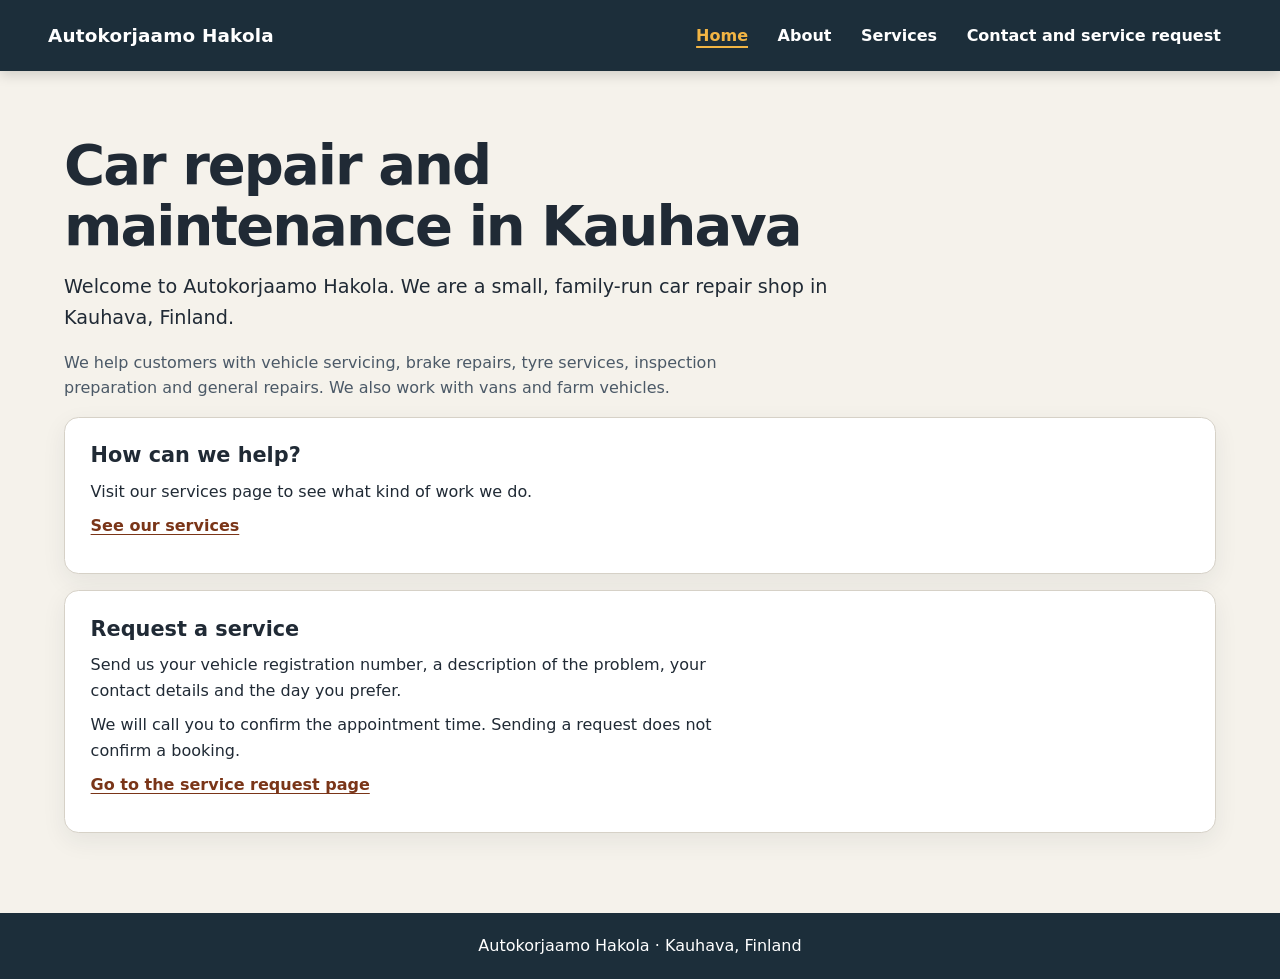
<file: index.html>
<!DOCTYPE html>
<html lang="en">
<head>
    <meta charset="UTF-8">
    <meta name="viewport" content="width=device-width, initial-scale=1.0">
    <link rel="stylesheet" href="style.css">
    <title>Autokorjaamo Hakola | Home</title>
</head>
<body>
    <header>
        <p><strong>Autokorjaamo Hakola</strong></p>
        <nav aria-label="Main navigation">
            <ul>
                <li><a href="index.html" aria-current="page">Home</a></li>
                <li><a href="about.html">About</a></li>
                <li><a href="listing.html">Services</a></li>
                <li><a href="contact.html">Contact and service request</a></li>
            </ul>
        </nav>
    </header>

    <main>
        <h1>Car repair and maintenance in Kauhava</h1>
        <p>Welcome to Autokorjaamo Hakola. We are a small, family-run car repair shop in Kauhava, Finland.</p>
        <p>We help customers with vehicle servicing, brake repairs, tyre services, inspection preparation and general repairs. We also work with vans and farm vehicles.</p>

        <section>
            <h2>How can we help?</h2>
            <p>Visit our services page to see what kind of work we do.</p>
            <p><a href="listing.html">See our services</a></p>
        </section>

        <section>
            <h2>Request a service</h2>
            <p>Send us your vehicle registration number, a description of the problem, your contact details and the day you prefer.</p>
            <p>We will call you to confirm the appointment time. Sending a request does not confirm a booking.</p>
            <p><a href="contact.html">Go to the service request page</a></p>
        </section>
    </main>

    <footer>
        <p>Autokorjaamo Hakola · Kauhava, Finland</p>
    </footer>
</body>
</html>
</file>
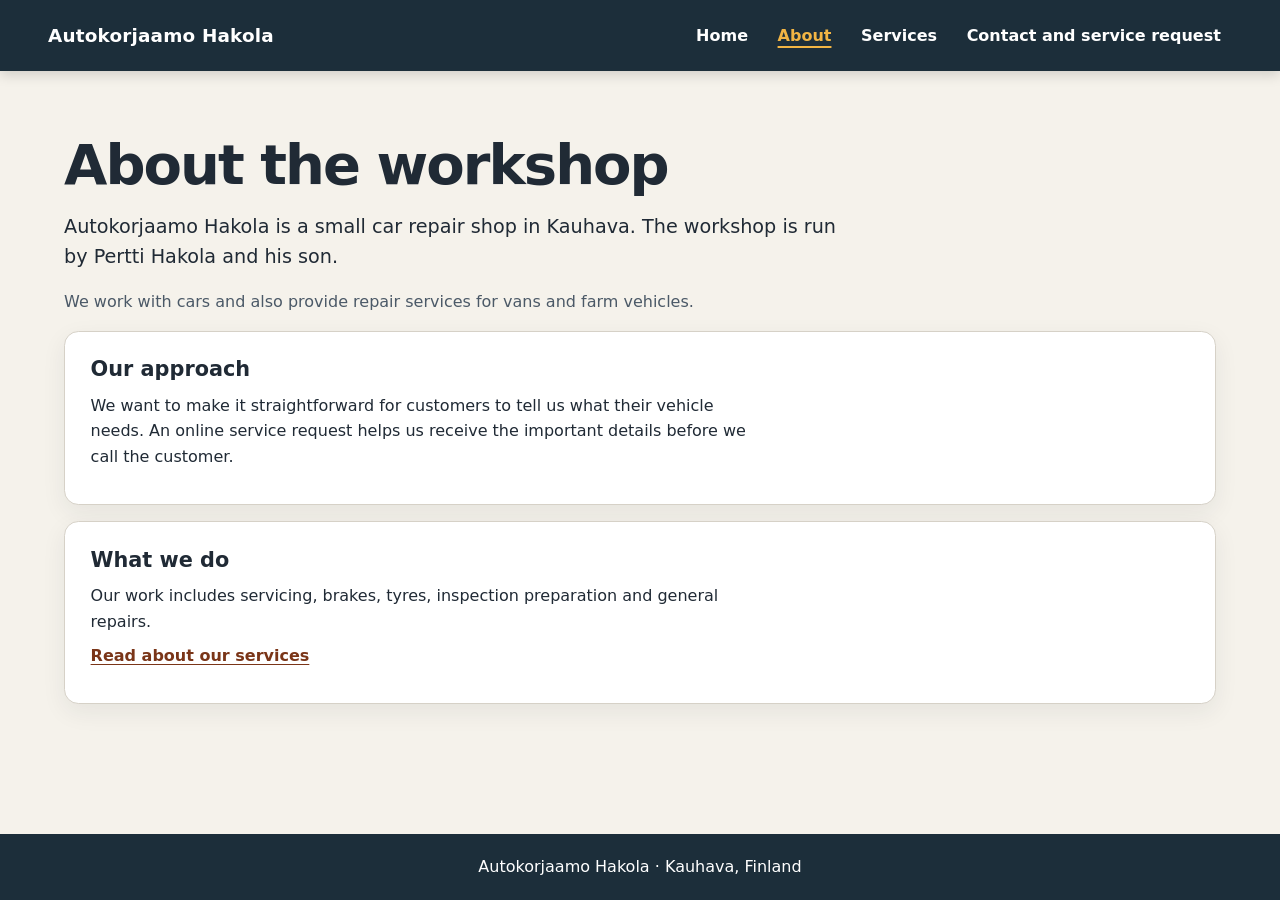
<file: about.html>
<!DOCTYPE html>
<html lang="en">
<head>
    <meta charset="UTF-8">
    <meta name="viewport" content="width=device-width, initial-scale=1.0">
    <link rel="stylesheet" href="style.css">
    <title>Autokorjaamo Hakola | About</title>
</head>
<body>
    <header>
        <p><strong>Autokorjaamo Hakola</strong></p>
        <nav aria-label="Main navigation">
            <ul>
                <li><a href="index.html">Home</a></li>
                <li><a href="about.html" aria-current="page">About</a></li>
                <li><a href="listing.html">Services</a></li>
                <li><a href="contact.html">Contact and service request</a></li>
            </ul>
        </nav>
    </header>

    <main>
        <h1>About the workshop</h1>
        <p>Autokorjaamo Hakola is a small car repair shop in Kauhava. The workshop is run by Pertti Hakola and his son.</p>
        <p>We work with cars and also provide repair services for vans and farm vehicles.</p>

        <section>
            <h2>Our approach</h2>
            <p>We want to make it straightforward for customers to tell us what their vehicle needs. An online service request helps us receive the important details before we call the customer.</p>
        </section>

        <section>
            <h2>What we do</h2>
            <p>Our work includes servicing, brakes, tyres, inspection preparation and general repairs.</p>
            <p><a href="listing.html">Read about our services</a></p>
        </section>
    </main>

    <footer>
        <p>Autokorjaamo Hakola · Kauhava, Finland</p>
    </footer>
</body>
</html>
</file>
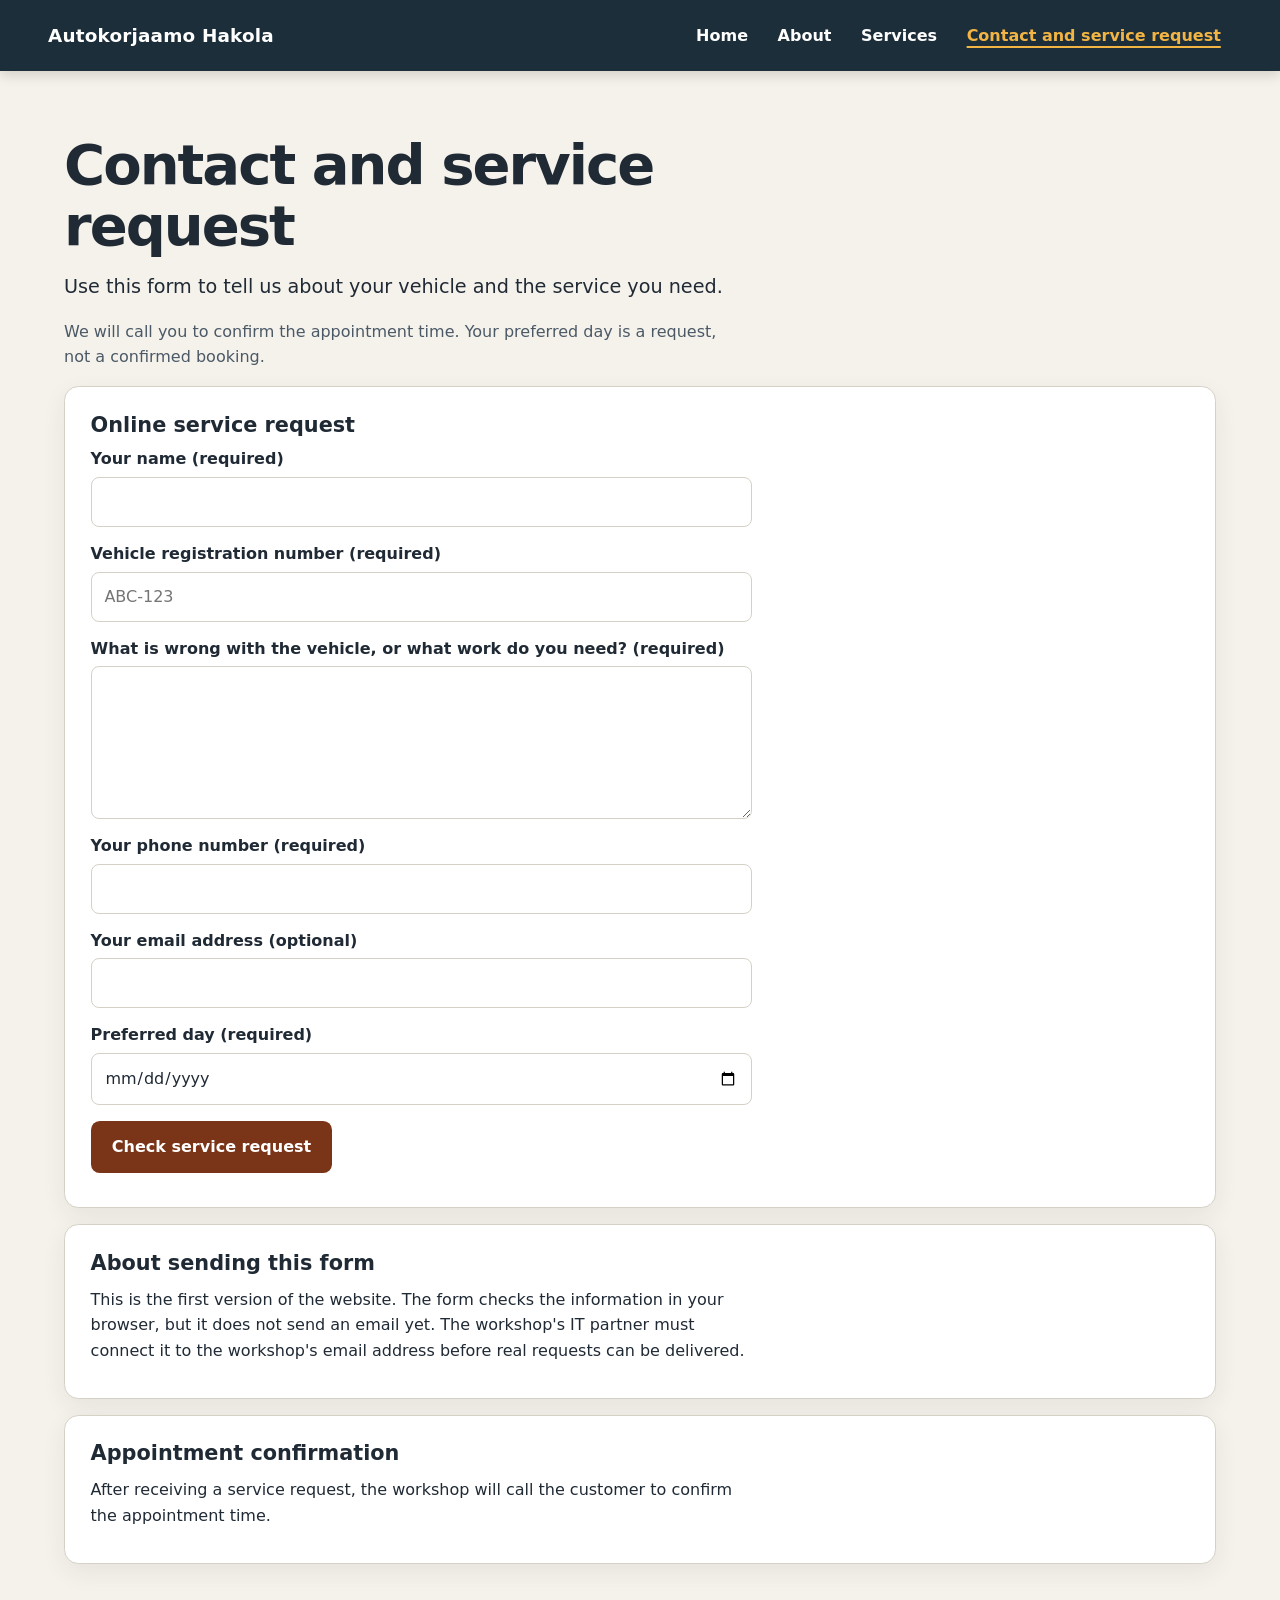
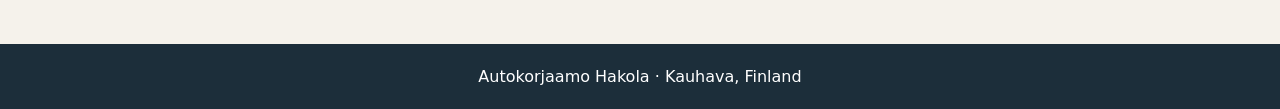
<file: contact.html>
<!DOCTYPE html>
<html lang="en">
<head>
    <meta charset="UTF-8">
    <meta name="viewport" content="width=device-width, initial-scale=1.0">
    <link rel="stylesheet" href="style.css">
    <title>Autokorjaamo Hakola | Contact and service request</title>
    <script src="script.js" defer></script>
</head>
<body>
    <header>
        <p><strong>Autokorjaamo Hakola</strong></p>
        <nav aria-label="Main navigation">
            <ul>
                <li><a href="index.html">Home</a></li>
                <li><a href="about.html">About</a></li>
                <li><a href="listing.html">Services</a></li>
                <li><a href="contact.html" aria-current="page">Contact and service request</a></li>
            </ul>
        </nav>
    </header>

    <main>
        <h1>Contact and service request</h1>
        <p>Use this form to tell us about your vehicle and the service you need.</p>
        <p>We will call you to confirm the appointment time. Your preferred day is a request, not a confirmed booking.</p>

        <section>
            <h2>Online service request</h2>
            <form id="service-request-form">
                <p>
                    <label for="customer-name">Your name (required)</label><br>
                    <input type="text" id="customer-name" name="customer-name" autocomplete="name" required>
                </p>

                <p>
                    <label for="registration">Vehicle registration number (required)</label><br>
                    <input
                        type="text"
                        id="registration"
                        name="registration"
                        placeholder="ABC-123"
                        pattern="[A-Za-z]{2,3}-?[0-9]{1,3}"
                        minlength="5"
                        maxlength="7"
                        title="Enter a registration number, for example ABC-123. Do not enter a phone number here."
                        required
                    >
                </p>

                <p>
                    <label for="problem">What is wrong with the vehicle, or what work do you need? (required)</label><br>
                    <textarea id="problem" name="problem" rows="5" cols="40" required></textarea>
                </p>

                <p>
                    <label for="phone">Your phone number (required)</label><br>
                    <input type="tel" id="phone" name="phone" autocomplete="tel" required>
                </p>

                <p>
                    <label for="email">Your email address (optional)</label><br>
                    <input type="email" id="email" name="email" autocomplete="email">
                </p>

                <p>
                    <label for="preferred-day">Preferred day (required)</label><br>
                    <input type="date" id="preferred-day" name="preferred-day" required>
                </p>

                <p>
                    <button type="submit">Check service request</button>
                </p>
            </form>
            <p id="form-status" role="status" aria-live="polite"></p>
        </section>

        <section>
            <h2>About sending this form</h2>
            <p>This is the first version of the website. The form checks the information in your browser, but it does not send an email yet. The workshop's IT partner must connect it to the workshop's email address before real requests can be delivered.</p>
        </section>

        <section>
            <h2>Appointment confirmation</h2>
            <p>After receiving a service request, the workshop will call the customer to confirm the appointment time.</p>
        </section>
    </main>

    <footer>
        <p>Autokorjaamo Hakola · Kauhava, Finland</p>
    </footer>
</body>
</html>
</file>
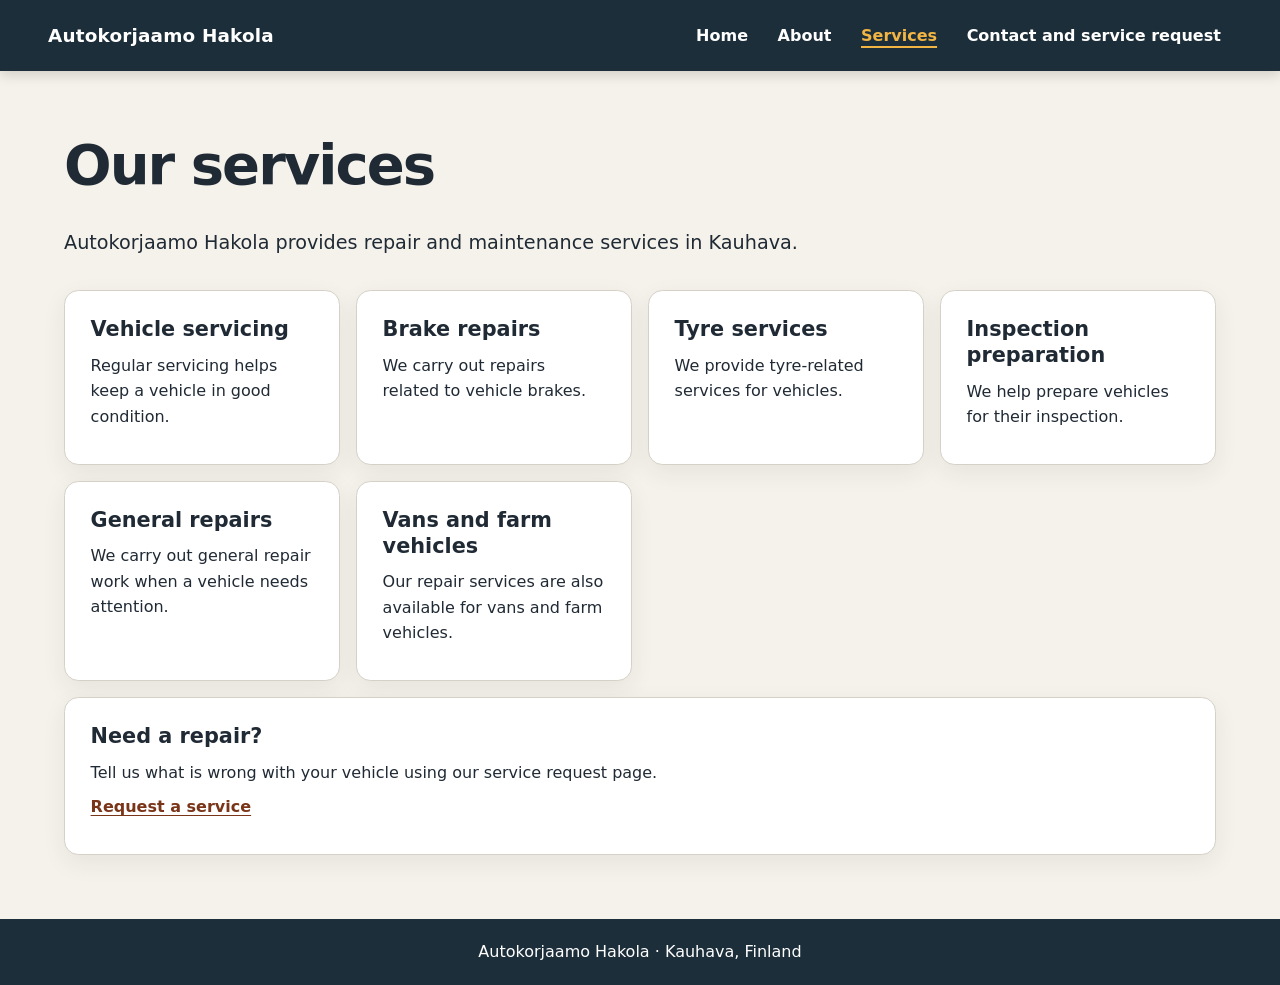
<file: listing.html>
<!DOCTYPE html>
<html lang="en">
<head>
    <meta charset="UTF-8">
    <meta name="viewport" content="width=device-width, initial-scale=1.0">
    <link rel="stylesheet" href="style.css">
    <title>Autokorjaamo Hakola | Services</title>
</head>
<body>
    <header>
        <p><strong>Autokorjaamo Hakola</strong></p>
        <nav aria-label="Main navigation">
            <ul>
                <li><a href="index.html">Home</a></li>
                <li><a href="about.html">About</a></li>
                <li><a href="listing.html" aria-current="page">Services</a></li>
                <li><a href="contact.html">Contact and service request</a></li>
            </ul>
        </nav>
    </header>

    <main>
        <h1>Our services</h1>
        <p>Autokorjaamo Hakola provides repair and maintenance services in Kauhava.</p>

        <section>
            <h2>Vehicle servicing</h2>
            <p>Regular servicing helps keep a vehicle in good condition.</p>
        </section>

        <section>
            <h2>Brake repairs</h2>
            <p>We carry out repairs related to vehicle brakes.</p>
        </section>

        <section>
            <h2>Tyre services</h2>
            <p>We provide tyre-related services for vehicles.</p>
        </section>

        <section>
            <h2>Inspection preparation</h2>
            <p>We help prepare vehicles for their inspection.</p>
        </section>

        <section>
            <h2>General repairs</h2>
            <p>We carry out general repair work when a vehicle needs attention.</p>
        </section>

        <section>
            <h2>Vans and farm vehicles</h2>
            <p>Our repair services are also available for vans and farm vehicles.</p>
        </section>

        <section>
            <h2>Need a repair?</h2>
            <p>Tell us what is wrong with your vehicle using our service request page.</p>
            <p><a href="contact.html">Request a service</a></p>
        </section>
    </main>

    <footer>
        <p>Autokorjaamo Hakola · Kauhava, Finland</p>
    </footer>
</body>
</html>
</file>
<file: style.css>
/* Autokorjaamo Hakola - shared E2 stylesheet
   Mobile-first layout using the CSS topics from Lectures 3 and 4. */

:root {
    color-scheme: light;

    /* Colour tokens */
    --page-bg: #F5F2EB;
    --surface: #FFFFFF;
    --surface-muted: #EEEAE2;
    --text: #202A35;
    --text-muted: #4B5967;
    --brand: #7A3518;
    --border: #D6D1C7;
    --nav-bg: #1C2E3A;
    --nav-text: #FFFFFF;
    --nav-accent: #F2B544;
    --button-text: #FFFFFF;
    --field-bg: #FFFFFF;
    --focus: #145A72;
    --nav-focus: #F2B544;
    --shadow: 0 0.5rem 1.5rem rgb(32 42 53 / 7%);

    /* Type and spacing tokens */
    --font-body: system-ui, -apple-system, BlinkMacSystemFont, "Segoe UI", sans-serif;
    --space-1: 0.5rem;
    --space-2: 1rem;
    --space-3: 1.5rem;
    --content-width: 72rem;
}

@media (prefers-color-scheme: dark) {
    :root {
        color-scheme: dark;

        --page-bg: #111A22;
        --surface: #1A2732;
        --surface-muted: #243541;
        --text: #F4F1EA;
        --text-muted: #BBC6CE;
        --brand: #F1A35B;
        --border: #52616D;
        --nav-bg: #0B141B;
        --nav-text: #F4F1EA;
        --nav-accent: #F1A35B;
        --button-text: #17212B;
        --field-bg: #14212C;
        --focus: #F2B544;
        --nav-focus: #F2B544;
        --shadow: none;
    }
}

/* Predictable box sizing and fluid defaults */
*,
*::before,
*::after {
    box-sizing: border-box;
}

html {
    min-width: 0;
    scroll-padding-top: 6rem;
}

body {
    min-width: 0;
    min-height: 100dvh;
    margin: 0;
    display: grid;
    grid-template-rows: auto 1fr auto;
    background: var(--page-bg);
    color: var(--text);
    font-family: var(--font-body);
    font-size: 1rem;
    line-height: 1.6;
    overflow-wrap: break-word;
}

img {
    max-width: 100%;
    height: auto;
}

/* Shared header and flexible navigation */
header {
    position: sticky;
    top: 0;
    z-index: 10;
    display: flex;
    flex-direction: column;
    align-items: flex-start;
    gap: var(--space-1);
    padding: 0.85rem clamp(1rem, 4vw, 3rem);
    background: var(--nav-bg);
    color: var(--nav-text);
    box-shadow: 0 0.25rem 0.75rem rgb(0 0 0 / 15%);
}

header > p {
    margin: 0;
    font-size: 1.15rem;
    font-weight: 750;
    letter-spacing: 0.01em;
}

header nav {
    min-width: 0;
    max-width: 100%;
}

header nav ul {
    display: flex;
    flex-wrap: wrap;
    gap: 0.25rem 0.45rem;
    margin: 0;
    padding: 0;
    list-style: none;
}

header nav a {
    display: inline-flex;
    min-height: 2.75rem;
    align-items: center;
    padding: 0.55rem 0.7rem;
    border-radius: 0.45rem;
    color: var(--nav-text);
    font-weight: 600;
    text-decoration: none;
    transition: background-color 0.15s ease, color 0.15s ease;
}

header nav a[aria-current="page"] {
    color: var(--nav-accent);
    text-decoration: underline;
    text-decoration-thickness: 0.14em;
    text-underline-offset: 0.3em;
}

@media (hover: hover) {
    header nav a:hover {
        background: rgb(255 255 255 / 13%);
    }

    button:hover {
        filter: brightness(0.94);
    }

    main a:hover {
        text-decoration-thickness: 0.14em;
    }
}

/* Main content */
main {
    width: min(var(--content-width), calc(100% - 2rem));
    min-width: 0;
    margin-inline: auto;
    padding-block: clamp(2rem, 5vw, 4rem);
}

main > h1 {
    max-width: 20ch;
    margin: 0 0 1rem;
    font-size: clamp(2rem, 6vw, 3.5rem);
    line-height: 1.08;
    letter-spacing: -0.035em;
}

main > p {
    max-width: 65ch;
    margin: 0 0 1rem;
    color: var(--text-muted);
}

main > h1 + p {
    color: var(--text);
    font-size: clamp(1.05rem, 2vw, 1.2rem);
}

main > section {
    min-width: 0;
    margin-block: 1rem;
    padding: clamp(1.1rem, 2.5vw, 1.6rem);
    border: 1px solid var(--border);
    border-radius: 0.9rem;
    background: var(--surface);
    box-shadow: var(--shadow);
}

main > section h2 {
    margin: 0 0 0.6rem;
    font-size: 1.3rem;
    line-height: 1.25;
}

main > section p {
    max-width: 65ch;
    margin-block: 0.55rem;
}

a {
    color: var(--brand);
    text-decoration-thickness: 0.08em;
    text-underline-offset: 0.18em;
}

main a {
    font-weight: 650;
}

button {
    min-height: 2.75rem;
    padding: 0.7rem 1.2rem;
    border: 2px solid transparent;
    border-radius: 0.55rem;
    background: var(--brand);
    color: var(--button-text);
    font: inherit;
    font-weight: 700;
    cursor: pointer;
    transition: filter 0.15s ease;
}

button:active {
    filter: brightness(0.88);
}

/* Service request form */
#service-request-form {
    display: grid;
    gap: 1rem;
    max-width: 44rem;
}

#service-request-form > p {
    min-width: 0;
    margin: 0;
}

#service-request-form br {
    display: none;
}

#service-request-form label {
    display: block;
    margin-bottom: 0.4rem;
    font-weight: 650;
    line-height: 1.4;
}

#service-request-form input,
#service-request-form textarea {
    display: block;
    width: 100%;
    max-width: 100%;
    min-height: 2.8rem;
    padding: 0.7rem 0.8rem;
    border: 1px solid var(--border);
    border-radius: 0.5rem;
    background: var(--field-bg);
    color: var(--text);
    font: inherit;
}

#service-request-form textarea {
    min-height: 9rem;
    resize: vertical;
}

#service-request-form button {
    width: fit-content;
    max-width: 100%;
}

#form-status {
    max-width: 44rem;
    line-height: 1.55;
}

#form-status:not(:empty) {
    padding: 1rem;
    border-left: 0.3rem solid var(--brand);
    border-radius: 0.4rem;
    background: var(--surface-muted);
}

/* Visible keyboard focus. The header uses a focus colour that contrasts
   with its dark background; other controls use the page focus colour. */
:where(a, button, input, textarea):focus-visible {
    outline: 3px solid var(--focus);
    outline-offset: 3px;
}

header nav a:focus-visible {
    outline-color: var(--nav-focus);
}

/* Footer stays at the bottom on short pages */
footer {
    padding: 1.25rem 1rem;
    background: var(--nav-bg);
    color: var(--nav-text);
    text-align: center;
}

footer p {
    margin: 0;
}

/* The services page has four or more sections: let cards fill available
   space and wrap naturally instead of fixing a number of columns. */
@media (min-width: 48rem) {
    header {
        flex-direction: row;
        align-items: center;
        justify-content: space-between;
        gap: 1.5rem;
    }

    header nav ul {
        justify-content: flex-end;
    }

    main:has(> section:nth-of-type(4)) {
        display: grid;
        grid-template-columns: repeat(auto-fit, minmax(min(100%, 17rem), 1fr));
        align-content: start;
        gap: 1rem;
    }

    main:has(> section:nth-of-type(4)) > h1,
    main:has(> section:nth-of-type(4)) > p:first-of-type {
        grid-column: 1 / -1;
    }

    main:has(> section:nth-of-type(4)) > section {
        margin: 0;
    }

    main:has(> section:nth-of-type(4)) > section:last-of-type {
        grid-column: 1 / -1;
    }
}

/* Stronger edges for users who request more contrast */
@media (prefers-contrast: more) {
    main > section,
    #service-request-form input,
    #service-request-form textarea {
        border-width: 2px;
    }

    a {
        text-decoration-thickness: 0.14em;
    }
}

/* Respect the operating system's reduced-motion preference */
@media (prefers-reduced-motion: reduce) {
    *,
    *::before,
    *::after {
        scroll-behavior: auto;
        animation: none;
        transition: none;
    }
}

/* A paper-friendly version for printed service details */
@media print {
    :root {
        color-scheme: light;
        --page-bg: #FFFFFF;
        --surface: #FFFFFF;
        --surface-muted: #FFFFFF;
        --text: #000000;
        --text-muted: #222222;
        --brand: #000000;
        --border: #777777;
        --shadow: none;
    }

    header,
    footer,
    button,
    #service-request-form {
        display: none;
    }

    body {
        display: block;
        background: #FFFFFF;
        color: #000000;
    }

    main {
        width: 100%;
        padding: 0;
    }

    main > section {
        break-inside: avoid;
        box-shadow: none;
    }

    a[href]::after {
        content: " (" attr(href) ")";
        font-size: 0.85em;
        font-weight: 400;
    }
}
</file>
